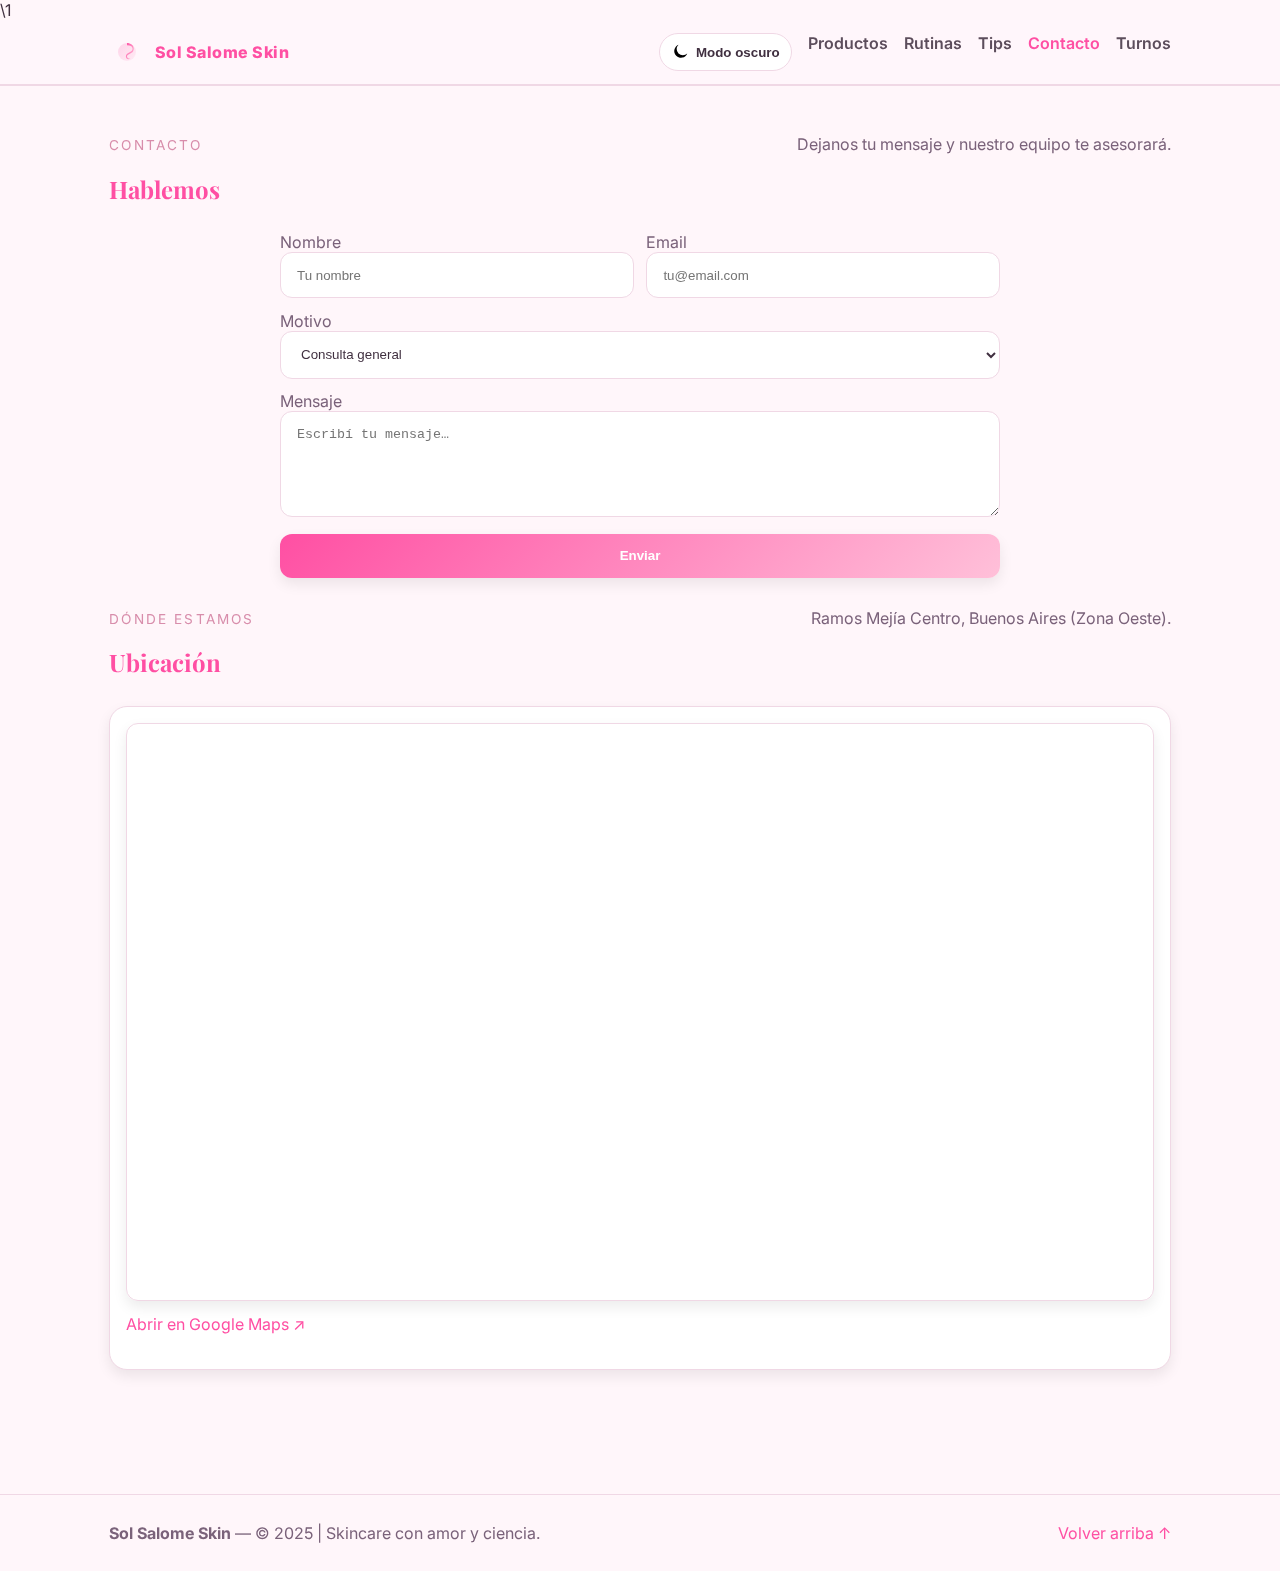
<file: contacto.html>
<!DOCTYPE html>
<html lang="es">
<head>
<meta charset="utf-8" />
<meta name="viewport" content="width=device-width, initial-scale=1" />
<title>Contacto — Sol Salome Skin</title>
<meta name="description" content="Sol Salome Skin — Belleza y skincare con estética femenina y vibrante." />
<link rel="preconnect" href="https://fonts.googleapis.com">
<link rel="preconnect" href="https://fonts.gstatic.com" crossorigin>
<link href="https://fonts.googleapis.com/css2?family=Playfair+Display:wght@400;600;800&family=Inter:wght@300;400;600&display=swap" rel="stylesheet">
<link rel="icon" type="image/svg+xml" href="data:image/svg+xml,%3Csvg xmlns='http://www.w3.org/2000/svg' viewBox='0 0 256 256'%3E%3Cdefs%3E%3ClinearGradient id='g' x1='0' x2='1' y1='0' y2='1'%3E%3Cstop offset='0' stop-color='%23ff4fa3'/%3E%3Cstop offset='1' stop-color='%23ffc0d9'/%3E%3C/linearGradient%3E%3C/defs%3E%3Crect rx='56' ry='56' width='256' height='256' fill='%23fff6fa'/%3E%3Cg fill='url(%23g)'%3E%3Ccircle cx='128' cy='128' r='64' opacity='.2'/%3E%3Cpath d='M128 64c24 0 48 16 48 40 0 40-48 32-48 56 0 8 8 16 24 16-16 8-32 0-32-16 0-32 48-28 48-56 0-16-16-24-40-24z'/%3E%3C/g%3E%3C/svg%3E">
\1<link rel="stylesheet" href="assets/css/theme.css"><link rel="stylesheet" href="assets/css/contacto.css">
<link rel="stylesheet" href="assets/css/base.css">
</head>
<body>
<a class="skip-link" href="#contenido-principal">Saltar al contenido</a>
<nav class="nav" role="navigation">
<div class="container nav-inner">
<a href="index.html" class="brand" aria-label="Inicio">
<svg viewBox="0 0 256 256" role="img" aria-label="Logo Sol Salome Skin" xmlns="http://www.w3.org/2000/svg"><defs><linearGradient id="g" x1="0" x2="1" y1="0" y2="1"><stop offset="0" stop-color="#ff4fa3"/><stop offset="1" stop-color="#ffc0d9"/></linearGradient></defs><g fill="url(#g)"><circle cx="128" cy="128" r="64" opacity=".2"/><path d="M128 64c24 0 48 16 48 40 0 40-48 32-48 56 0 8 8 16 24 16-16 8-32 0-32-16 0-32 48-28 48-56 0-16-16-24-40-24z"/></g></svg>
<span>Sol Salome Skin</span></a>
<button class="hamburger" aria-label="Abrir menú" aria-controls="menu" aria-expanded="false">☰</button>
<div id="menu" class="links">
        <button id="theme-toggle" class="theme-toggle" aria-label="Cambiar tema" aria-pressed="false"><span class="icon" aria-hidden="true"></span><span class="label">Modo oscuro</span></button>
<a  href="productos.html">Productos</a>
<a  href="rutina.html">Rutinas</a>
<a  href="tips.html">Tips</a>
<a class="active" href="contacto.html">Contacto</a>
<a  href="turnos.html">Turnos</a>
</div>
</div>
</nav>
<main id="contenido-principal" class="section"><div class="container"><div class="section-head"><div><p class="eyebrow">Contacto</p><h2>Hablemos</h2></div><p class="muted">Dejanos tu mensaje y nuestro equipo te asesorará.</p></div><form onsubmit="event.preventDefault(); alert('¡Gracias por tu consulta!'); this.reset();"><div class="grid" style="grid-template-columns:1fr 1fr; gap:.8rem"><label><span class="muted">Nombre</span><input required type="text" name="nombre" placeholder="Tu nombre" autocomplete="name"></label><label><span class="muted">Email</span><input required type="email" name="email" placeholder="tu@email.com" autocomplete="email" inputmode="email"></label></div><label><span class="muted">Motivo</span><select name="motivo"><option>Consulta general</option><option>Asesoría de rutina</option><option>Distribuidores</option></select></label><label><span class="muted">Mensaje</span><textarea required name="mensaje" rows="5" placeholder="Escribí tu mensaje…"></textarea></label><button class="btn" type="submit">Enviar</button></form><div class="section" style="border-top:none;padding-top:24px"><div class="section-head"><div><p class="eyebrow">Dónde estamos</p><h2>Ubicación</h2></div><p class="muted">Ramos Mejía Centro, Buenos Aires (Zona Oeste).</p></div><article class="card map-card"><div class="map-embed" aria-label="Mapa de ubicación"><iframe title="Mapa: Sol Salome Skin" src="https://www.google.com/maps?q=Ramos+Mejía+Centro,+Buenos+Aires,+Argentina&output=embed" loading="lazy" referrerpolicy="no-referrer-when-downgrade" allowfullscreen></iframe></div><p class="muted" style="margin-top:.6rem"><a target="_blank" rel="noopener noreferrer" href="https://www.google.com/maps/search/?api=1&query=Ramos+Mejía+Centro,+Buenos+Aires,+Argentina">Abrir en Google Maps ↗</a></p></article></div></div></main>
<footer role="contentinfo"><div class="container footer-grid"><div><strong>Sol Salome Skin</strong> — © 2025 | Skincare con amor y ciencia.</div><div><a href="#contenido-principal">Volver arriba ↑</a></div></div></footer>
<script defer src="assets/js/theme.js"></script>
<script defer src="assets/js/common.js"></script>
</body>
</html>
</file>
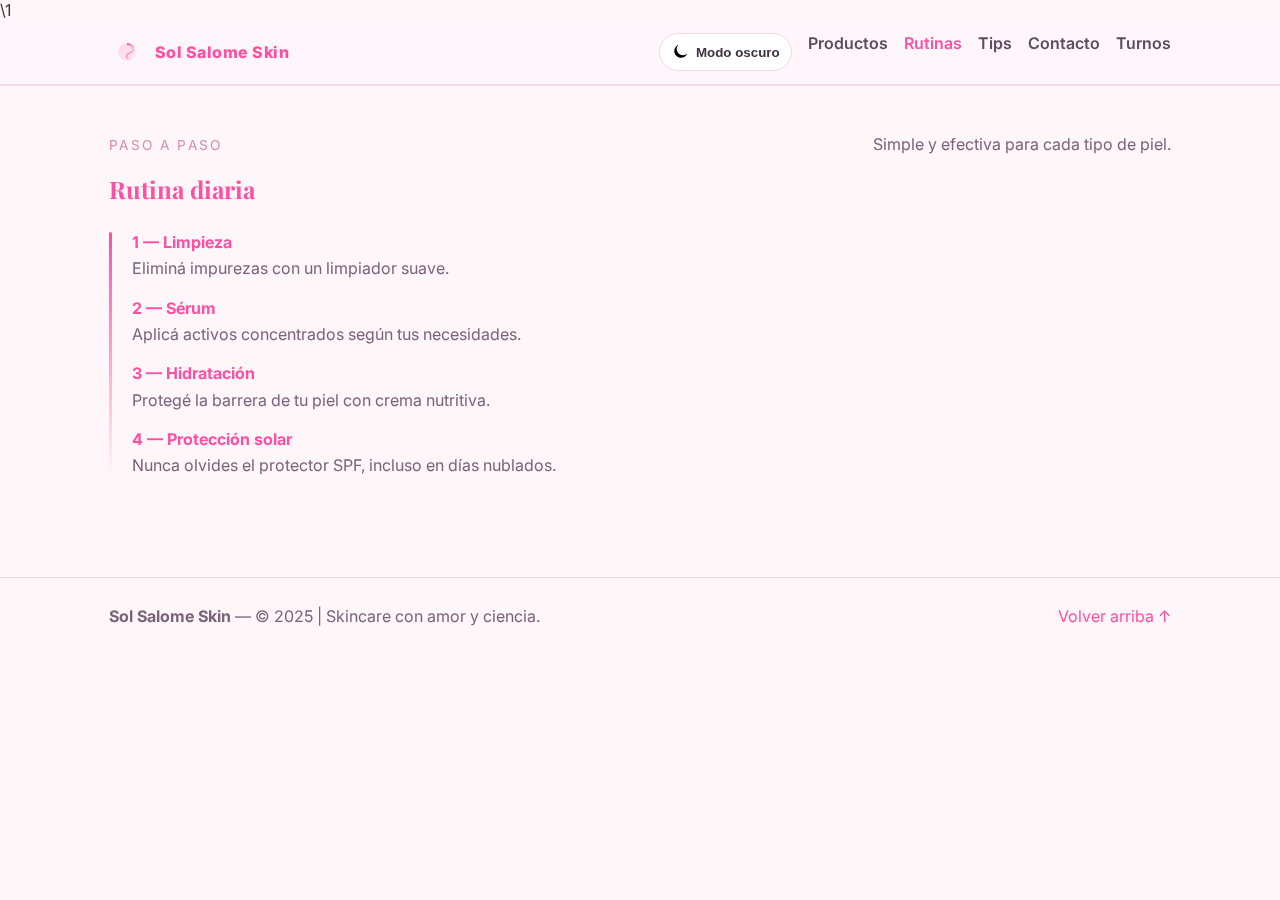
<file: rutina.html>
<!DOCTYPE html>
<html lang="es">
<head>
<meta charset="utf-8" />
<meta name="viewport" content="width=device-width, initial-scale=1" />
<title>Rutinas — Sol Salome Skin</title>
<meta name="description" content="Sol Salome Skin — Belleza y skincare con estética femenina y vibrante." />
<link rel="preconnect" href="https://fonts.googleapis.com">
<link rel="preconnect" href="https://fonts.gstatic.com" crossorigin>
<link href="https://fonts.googleapis.com/css2?family=Playfair+Display:wght@400;600;800&family=Inter:wght@300;400;600&display=swap" rel="stylesheet">
<link rel="icon" type="image/svg+xml" href="data:image/svg+xml,%3Csvg xmlns='http://www.w3.org/2000/svg' viewBox='0 0 256 256'%3E%3Cdefs%3E%3ClinearGradient id='g' x1='0' x2='1' y1='0' y2='1'%3E%3Cstop offset='0' stop-color='%23ff4fa3'/%3E%3Cstop offset='1' stop-color='%23ffc0d9'/%3E%3C/linearGradient%3E%3C/defs%3E%3Crect rx='56' ry='56' width='256' height='256' fill='%23fff6fa'/%3E%3Cg fill='url(%23g)'%3E%3Ccircle cx='128' cy='128' r='64' opacity='.2'/%3E%3Cpath d='M128 64c24 0 48 16 48 40 0 40-48 32-48 56 0 8 8 16 24 16-16 8-32 0-32-16 0-32 48-28 48-56 0-16-16-24-40-24z'/%3E%3C/g%3E%3C/svg%3E">
\1<link rel="stylesheet" href="assets/css/theme.css"><link rel="stylesheet" href="assets/css/rutina.css">
<link rel="stylesheet" href="assets/css/base.css">
</head>
<body>
<a class="skip-link" href="#contenido-principal">Saltar al contenido</a>
<nav class="nav" role="navigation">
<div class="container nav-inner">
<a href="index.html" class="brand" aria-label="Inicio">
<svg viewBox="0 0 256 256" role="img" aria-label="Logo Sol Salome Skin" xmlns="http://www.w3.org/2000/svg"><defs><linearGradient id="g" x1="0" x2="1" y1="0" y2="1"><stop offset="0" stop-color="#ff4fa3"/><stop offset="1" stop-color="#ffc0d9"/></linearGradient></defs><g fill="url(#g)"><circle cx="128" cy="128" r="64" opacity=".2"/><path d="M128 64c24 0 48 16 48 40 0 40-48 32-48 56 0 8 8 16 24 16-16 8-32 0-32-16 0-32 48-28 48-56 0-16-16-24-40-24z"/></g></svg>
<span>Sol Salome Skin</span></a>
<button class="hamburger" aria-label="Abrir menú" aria-controls="menu" aria-expanded="false">☰</button>
<div id="menu" class="links">
        <button id="theme-toggle" class="theme-toggle" aria-label="Cambiar tema" aria-pressed="false"><span class="icon" aria-hidden="true"></span><span class="label">Modo oscuro</span></button>
<a  href="productos.html">Productos</a>
<a class="active" href="rutina.html">Rutinas</a>
<a  href="tips.html">Tips</a>
<a  href="contacto.html">Contacto</a>
<a  href="turnos.html">Turnos</a>
</div>
</div>
</nav>
<main id="contenido-principal" class="section"><div class="container"><div class="section-head"><div><p class="eyebrow">Paso a paso</p><h2>Rutina diaria</h2></div><p class="muted">Simple y efectiva para cada tipo de piel.</p></div><div class="timeline"><div class="tl-item"><h4>1 — Limpieza</h4><p class="muted">Eliminá impurezas con un limpiador suave.</p></div><div class="tl-item"><h4>2 — Sérum</h4><p class="muted">Aplicá activos concentrados según tus necesidades.</p></div><div class="tl-item"><h4>3 — Hidratación</h4><p class="muted">Protegé la barrera de tu piel con crema nutritiva.</p></div><div class="tl-item"><h4>4 — Protección solar</h4><p class="muted">Nunca olvides el protector SPF, incluso en días nublados.</p></div></div></div></main>
<footer role="contentinfo"><div class="container footer-grid"><div><strong>Sol Salome Skin</strong> — © 2025 | Skincare con amor y ciencia.</div><div><a href="#contenido-principal">Volver arriba ↑</a></div></div></footer>
<script defer src="assets/js/theme.js"></script>
<script defer src="assets/js/common.js"></script>
</body>
</html>
</file>
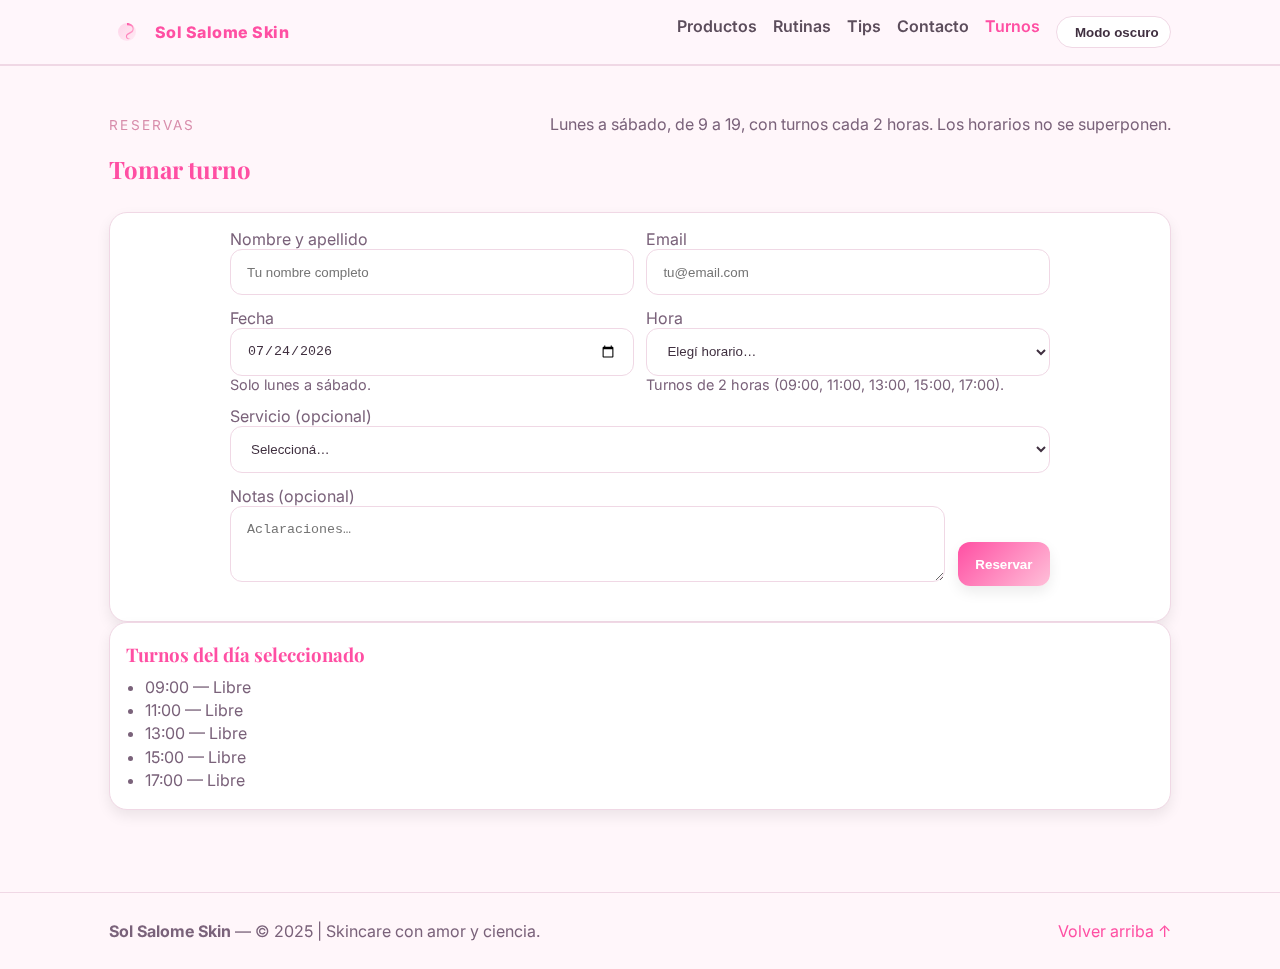
<file: turnos.html>
<!DOCTYPE html>
<html lang="es">
<head>
  <meta charset="utf-8" />
  <meta name="viewport" content="width=device-width, initial-scale=1" />
  <title>Turnos — Sol Salome Skin</title>
  <meta name="description" content="Reservá turnos de lunes a sábado, de 9 a 19, cada 2 horas — Sol Salome Skin." />
  <link rel="preconnect" href="https://fonts.googleapis.com">
  <link rel="preconnect" href="https://fonts.gstatic.com" crossorigin>
  <link href="https://fonts.googleapis.com/css2?family=Playfair+Display:wght@400;600;800&family=Inter:wght@300;400;600&display=swap" rel="stylesheet">
  <!-- Estilos del sitio -->
  <link rel="stylesheet" href="assets/css/base.css">
  <link rel="stylesheet" href="assets/css/theme.css">
  <link rel="stylesheet" href="assets/css/turnos.css">
</head>
<body>
  <a class="skip-link" href="#contenido-principal">Saltar al contenido</a>

  <!-- NAVBAR -->
  <nav class="nav" role="navigation">
    <div class="container nav-inner">
      <a href="index.html" class="brand" aria-label="Inicio">
        <svg viewBox="0 0 256 256" role="img" aria-label="Logo Sol Salome Skin" xmlns="http://www.w3.org/2000/svg">
          <defs>
            <linearGradient id="g" x1="0" x2="1" y1="0" y2="1">
              <stop offset="0" stop-color="#ff4fa3"/>
              <stop offset="1" stop-color="#ffc0d9"/>
            </linearGradient>
          </defs>
          <g fill="url(#g)">
            <circle cx="128" cy="128" r="64" opacity=".2"/>
            <path d="M128 64c24 0 48 16 48 40 0 40-48 32-48 56 0 8 8 16 24 16-16 8-32 0-32-16 0-32 48-28 48-56 0-16-16-24-40-24z"/>
          </g>
        </svg>
        <span>Sol Salome Skin</span>
      </a>
      <button class="hamburger" aria-label="Abrir menú" aria-controls="menu" aria-expanded="false">☰</button>
      <div id="menu" class="links">
        <a href="productos.html">Productos</a>
        <a href="rutina.html">Rutinas</a>
        <a href="tips.html">Tips</a>
        <a href="contacto.html">Contacto</a>
        <a class="active" href="turnos.html">Turnos</a>
        <!-- Intencionalmente se quita "Carrito" en esta página -->
        <button id="theme-toggle" class="theme-toggle" aria-label="Cambiar tema" aria-pressed="false">
          <span class="icon" aria-hidden="true"></span>
          <span class="sr-only">Modo oscuro</span>
        </button>
      </div>
    </div>
  </nav>

  <!-- CONTENIDO -->
  <main id="contenido-principal" class="section">
    <div class="container">
      <div class="section-head">
        <div>
          <p class="eyebrow">Reservas</p>
          <h2>Tomar turno</h2>
        </div>
        <p class="muted">Lunes a sábado, de 9 a 19, con turnos cada 2 horas. Los horarios no se superponen.</p>
      </div>

      <!-- Estado de reserva del navegador -->
      <div id="booked_info" class="card" style="display:none" aria-live="polite"></div>

      <div class="card" role="region" aria-label="Formulario de turnos">
        <form id="turnos-form" novalidate>
          <div class="grid" style="grid-template-columns:1fr 1fr; gap:.8rem">
            <div>
              <label class="muted" for="t_nombre">Nombre y apellido</label>
              <input required type="text" id="t_nombre" name="t_nombre" placeholder="Tu nombre completo" autocomplete="name">
            </div>
            <div>
              <label class="muted" for="t_email">Email</label>
              <input required type="email" id="t_email" name="t_email" placeholder="tu@email.com" autocomplete="email" inputmode="email">
            </div>
          </div>

          <div class="grid" style="grid-template-columns:1fr 1fr; gap:.8rem">
            <div>
              <label class="muted" for="t_fecha">Fecha</label>
              <input required type="date" id="t_fecha" name="t_fecha" aria-describedby="help-fecha">
              <div id="help-fecha" class="help">Solo lunes a sábado.</div>
            </div>
            <div>
              <label class="muted" for="t_hora">Hora</label>
              <select required id="t_hora" name="t_hora" aria-describedby="help-hora">
                <option value="">Elegí horario…</option>
              </select>
              <div id="help-hora" class="help">Turnos de 2 horas (09:00, 11:00, 13:00, 15:00, 17:00).</div>
            </div>
          </div>

          <div>
            <label class="muted" for="t_servicio">Servicio (opcional)</label>
            <select id="t_servicio" name="t_servicio">
              <option value="">Seleccioná…</option>
              <option>Limpieza facial</option>
              <option>Hidratación profunda</option>
              <option>Tratamiento vitamina C</option>
              <option>Asesoría de rutina</option>
            </select>
          </div>

          <div class="grid" style="grid-template-columns:1fr auto; gap:.8rem; align-items:end">
            <div>
              <label class="muted" for="t_notas">Notas (opcional)</label>
              <textarea id="t_notas" name="t_notas" rows="3" placeholder="Aclaraciones…"></textarea>
            </div>
            <div>
              <button class="btn" type="submit">Reservar</button>
            </div>
          </div>

          <div id="t_feedback" class="help" aria-live="polite" style="margin-top:.4rem"></div>
        </form>
      </div>

      <div class="card" role="region" aria-label="Turnos del día">
        <h3 style="margin-top:.2rem">Turnos del día seleccionado</h3>
        <ul id="t_list" class="muted" style="margin:.3rem 0 0; padding-left:1.2rem"></ul>
      </div>
    </div>
  </main>

  <!-- FOOTER -->
  <footer role="contentinfo">
    <div class="container footer-grid">
      <div><strong>Sol Salome Skin</strong> — © 2025 | Skincare con amor y ciencia.</div>
      <div><a href="#contenido-principal">Volver arriba ↑</a></div>
    </div>
  </footer>

  <!-- JS del sitio -->
  <script defer src="assets/js/theme.js"></script>
  <script defer src="assets/js/common.js"></script>
  <!-- Ojo: no cargamos cart.js en esta página para evitar badge/carrito -->

  <!-- Lógica de turnos SIN Firebase -->
  <script defer src="assets/js/turnos.js"></script>
</body>
</html>
</file>
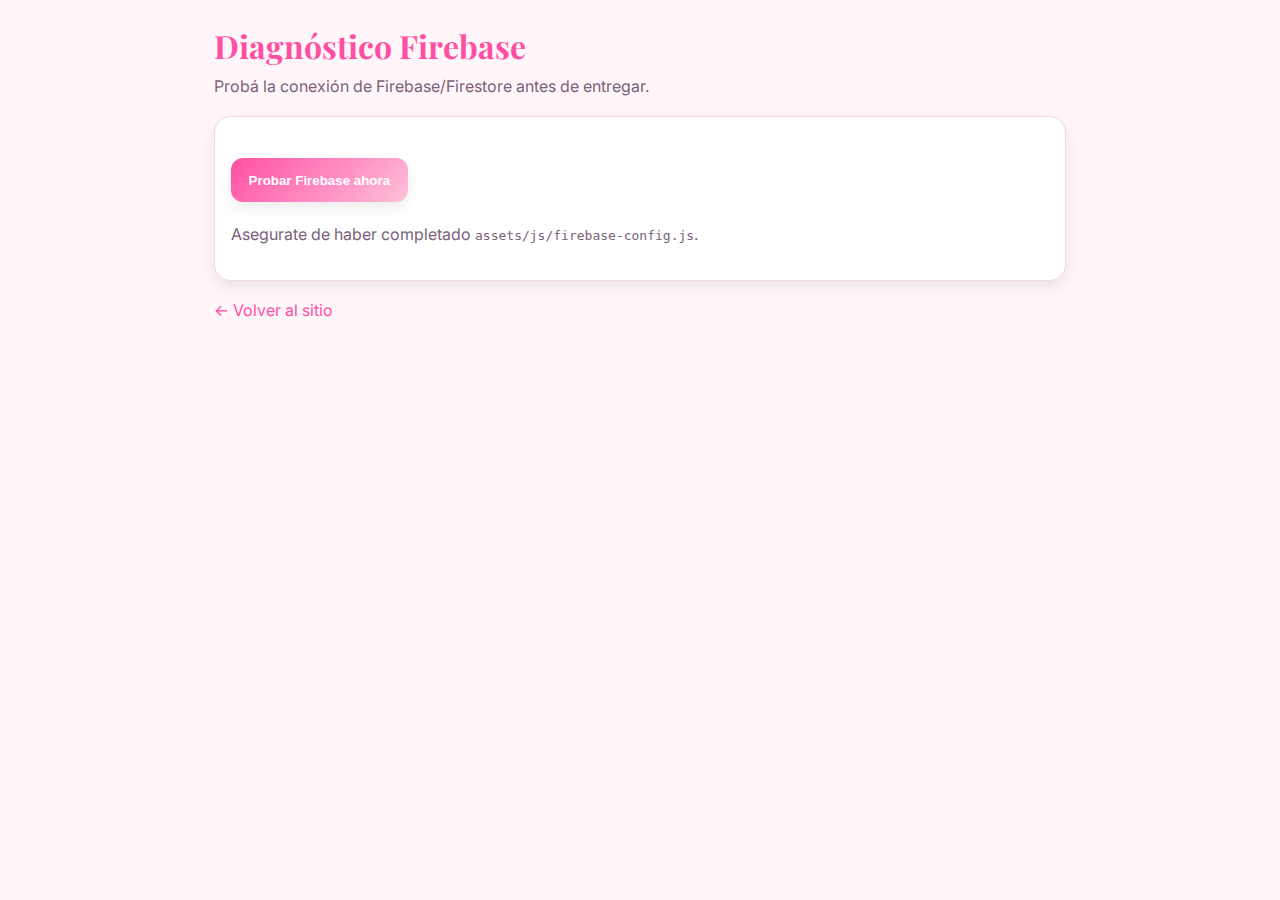
<file: admin/health.html>
<!DOCTYPE html>
<html lang="es">
<head>
  <meta charset="utf-8" />
  <meta name="viewport" content="width=device-width, initial-scale=1" />
  <title>Diagnóstico Firebase — Sol Salome Skin</title>
  <link rel="preconnect" href="https://fonts.googleapis.com">
  <link rel="preconnect" href="https://fonts.gstatic.com" crossorigin>
  <link href="https://fonts.googleapis.com/css2?family=Playfair+Display:wght@400;600;800&family=Inter:wght@300;400;600&display=swap" rel="stylesheet">
  <link rel="stylesheet" href="../assets/css/base.css">
  <link rel="stylesheet" href="../assets/css/theme.css">
  <style>
    .wrap{max-width:900px;margin:0 auto;padding:24px}
    .panel{background:var(--card);border:1px solid var(--border);border-radius:16px;padding:16px;box-shadow:0 6px 14px var(--shadow)}
    h1{margin:0 0 .4rem}
    .muted{color:var(--text-dim)}
    button{margin:.6rem 0}
  </style>
</head>
<body>
  <div class="wrap">
    <h1>Diagnóstico Firebase</h1>
    <p class="muted">Probá la conexión de Firebase/Firestore antes de entregar.</p>
    <div class="panel">
      <ol id="health-log"></ol>
      <p id="health-summary" class="muted"></p>
      <button class="btn" id="run-health" type="button">Probar Firebase ahora</button>
      <p class="muted" style="margin-top:.6rem">Asegurate de haber completado <code>assets/js/firebase-config.js</code>.</p>
    </div>
    <p style="margin-top:1rem"><a href="../index.html">← Volver al sitio</a></p>
  </div>
  <script src="../assets/js/firebase-config.js"></script>
  <script defer src="../assets/js/health.js"></script>
</body>
</html>
</file>
<file: assets/css/theme.css>
/* Variables de color para tema claro/oscuro sin romper el diseño */
/* Tema claro por defecto (coincide con el branding existente) */
:root{
  --bg: #fff6fa;
  --card: #ffffff;
  --muted: #d88dab;
  --brand: #ff4fa3;
  --brand-2: #ffc0d9;
  --text: #403040;
  --text-dim: #7a627a;
  --border: #f0d8e5;
  --accent: #ffd166;
  --shadow: rgba(0,0,0,.08);
}

/* Tema oscuro preferido por sistema */
@media (prefers-color-scheme: dark){
  :root{
    --bg: #1b121b;
    --card: #221822;
    --muted: #c68aa8;
    --brand: #ff5fb0;
    --brand-2: #ffb7d6;
    --text: #f0e8f0;
    --text-dim: #c4b4c4;
    --border: #3b293a;
    --accent: #e7b85a;
    --shadow: rgba(0,0,0,.35);
  }
}

/* Forzado por toggle: [data-theme="dark"] tiene prioridad sobre media query */
html[data-theme="dark"]{
  --bg: #1b121b;
  --card: #221822;
  --muted: #c68aa8;
  --brand: #ff5fb0;
  --brand-2: #ffb7d6;
  --text: #f0e8f0;
  --text-dim: #c4b4c4;
  --border: #3b293a;
  --accent: #e7b85a;
  --shadow: rgba(0,0,0,.35);
}

/* Botón de tema: variante discreta acorde a la UI */
.theme-toggle{
  display:inline-flex; align-items:center; gap:.4rem;
  border:1px solid var(--border);
  background:var(--card);
  color:var(--text);
  padding:.45rem .7rem; border-radius:999px; font-weight:600; cursor:pointer;
}
.theme-toggle:hover{ filter:saturate(115%) }
.theme-toggle svg{ width:18px; height:18px; }
</file>
<file: assets/css/contacto.css>
form{display:grid;gap:.8rem;max-width:720px;margin:auto}input,textarea,select{width:100%;padding:.9rem 1rem;border-radius:12px;border:1px solid var(--border);background:#fff;color:#403040}input:focus,textarea:focus,select:focus{outline:2px solid var(--brand)}.map-card{padding:1rem;margin-top:1rem}.map-embed{position:relative;width:100%;aspect-ratio:16/9;border-radius:12px;overflow:hidden;border:1px solid var(--border);box-shadow:0 6px 14px var(--shadow)}.map-embed iframe{position:absolute;inset:0;width:100%;height:100%;border:0}
</file>
<file: assets/css/base.css>
:root{--bg:#fff6fa;--card:#ffffff;--muted:#d88dab;--brand:#ff4fa3;--brand-2:#ffc0d9;--text:#403040;--text-dim:#7a627a;--border:#f0d8e5;--accent:#ffd166;--shadow:rgba(0,0,0,.08)}*{box-sizing:border-box}html,body{margin:0;padding:0;background:var(--bg);color:var(--text);font-family:Inter,system-ui,-apple-system,Segoe UI,Roboto,Helvetica,Arial,sans-serif}h1,h2,h3{font-family:'Playfair Display',serif;margin:0 0 .6rem;color:var(--brand)}p{margin:.2rem 0 1rem;line-height:1.65}a{color:var(--brand);text-decoration:none}.container{max-width:1100px;margin:0 auto;padding:0 1.2rem}.grid{display:grid;gap:1rem}.nav{position:sticky;top:0;z-index:50;backdrop-filter:saturate(180%) blur(8px);background:rgba(255,246,250,.85);border-bottom:1px solid var(--border)}.nav-inner{display:flex;align-items:center;justify-content:space-between;height:64px}.brand{display:flex;align-items:center;gap:.6rem;font-weight:800;letter-spacing:.5px;color:var(--brand)}.brand svg{width:36px;height:36px}.links{display:flex;gap:1rem}.links a{color:var(--text);font-weight:600;opacity:.85}.links a:hover,.links a.active{opacity:1;color:var(--brand)}.hamburger{display:none;background:none;border:none;color:var(--text);font-size:1.5rem}@media (max-width:760px){.links{display:none}.links.open{display:flex;flex-direction:column;gap:.8rem;padding:.8rem 0}.hamburger{display:block}}header.page-hero{padding:56px 0 20px;text-align:center;position:relative;overflow:hidden}.page-hero .bg-shape{position:absolute;inset:-20% -10% auto auto;width:65vw;height:65vw;max-width:880px;max-height:880px;border-radius:50%;filter:blur(70px);background:radial-gradient(closest-side, rgba(255,79,163,.2), transparent 65%)}.section{padding:42px 0;border-top:1px solid var(--border)}.section-head{display:flex;align-items:baseline;justify-content:space-between;gap:1rem;margin-bottom:18px;flex-wrap:wrap}.eyebrow{font-size:.85rem;color:var(--muted);letter-spacing:.16em;text-transform:uppercase}.card{background:var(--card);border:1px solid var(--border);border-radius:18px;padding:1rem;box-shadow:0 6px 14px var(--shadow)}footer{padding:28px 0;border-top:1px solid var(--border);color:var(--text-dim);margin-top:40px}.footer-grid{display:grid;grid-template-columns:1fr auto;gap:1rem}@media (max-width:760px){.footer-grid{grid-template-columns:1fr}}.skip-link{position:absolute;left:-9999px;top:0;background:#000;color:#fff;padding:.5rem 1rem;z-index:1000}.skip-link:focus{left:1rem;top:1rem;outline:3px solid var(--brand)}:focus-visible{outline:2px solid var(--brand);outline-offset:2px}.muted{color:var(--text-dim)}.btn{display:inline-block;border:none;padding:.9rem 1.1rem;border-radius:12px;font-weight:700;cursor:pointer;color:#fff;background:linear-gradient(135deg,var(--brand),var(--brand-2));box-shadow:0 6px 14px var(--shadow)}
</file>
<file: assets/css/rutina.css>
.timeline{position:relative;margin:1rem 0 0;padding-left:1rem}.timeline::before{content:'';position:absolute;left:0;top:0;bottom:0;width:3px;background:linear-gradient(var(--brand),transparent);border-radius:3px}.tl-item{margin:0 0 1rem 0;padding-left:.4rem}.tl-item h4{margin:.2rem 0;color:var(--brand)}
</file>
<file: assets/css/turnos.css>
form{display:grid;gap:.8rem;max-width:820px;margin:auto}input,textarea,select{width:100%;padding:.9rem 1rem;border-radius:12px;border:1px solid var(--border);background:#fff;color:#403040}input:focus,textarea:focus,select:focus{outline:2px solid var(--brand)}.help{font-size:.9rem;color:var(--text-dim)}#t_list li{margin:.2rem 0}
</file>
